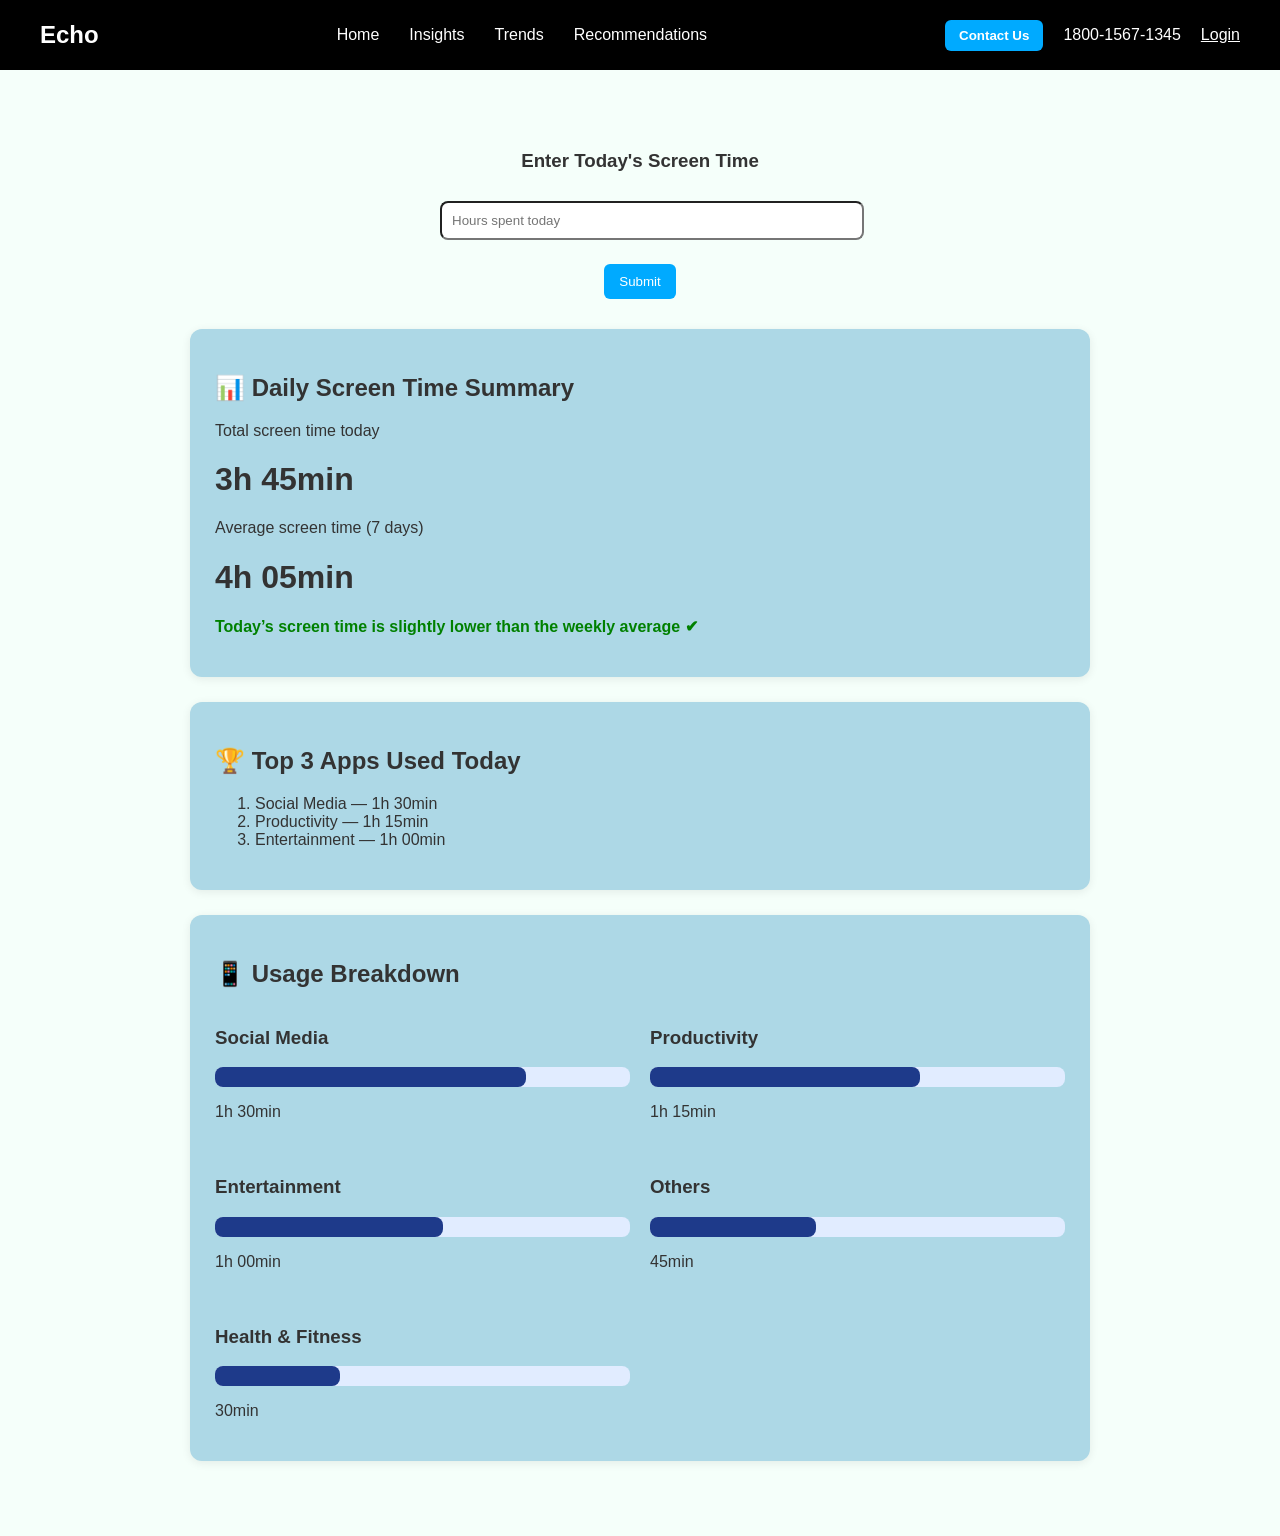
<file: insights.html>
<!DOCTYPE html>
<html lang="en">
<head>
    <meta charset="UTF-8">
    <meta name="viewport" content="width=device-width, initial-scale=1.0">
    <title>Screen Time Dashboard</title>

    <link rel="stylesheet" href="insights.css">
   
<body>

    
    <div id="header">
    
    <div id="logo">Echo</div>

  
    <div class="nav-links">
      <a href="index.html">Home</a>
      <a href="insights.html">Insights</a>
      <a href="trends.html">Trends</a>
      <a href="recommendation.html">Recommendations</a>
    </div>

   
    <div id="contact">
      <button id="contact-button">Contact Us</button>
      <p>1800-1567-1345</p>
      <div class="login"><a href="login.html">Login</a></div>
    </div>
       
  </div>
    <div class="container">

        <div class="input-box" style="margin: 30px auto; width: 400px; text-align: center;">
            <h3>Enter Today's Screen Time</h3>
            <input 
                id="screenTime" 
                type="number" 
                placeholder="Hours spent today"
                oninput="validateInput()"
                style="width: 100%; padding: 10px; margin-top: 10px; border-radius: 8px;"
            >
            <p id="error" style="color: red; font-size: 14px; margin-top: 5px;"></p>
             <button 
                onclick="updateScreenTime()" 
                style="margin-top: 10px; padding: 10px 15px; border-radius: 6px; background:#00aaff; color:white; border:none; cursor:pointer;">
                Submit
            </button>

        </div>
           


        <div class="card">
            <h2>📊 Daily Screen Time Summary</h2>
            <p>Total screen time today</p>
            <h1>3h 45min</h1>

            <p>Average screen time (7 days)</p>
            <h1>4h 05min</h1>

            <p style="color: #008000; font-weight: bold;">
                Today’s screen time is slightly lower than the weekly average ✔
            </p>
        </div>

        
        <div class="card">
            <h2>🏆 Top 3 Apps Used Today</h2>
            <ol>
                <li>Social Media — 1h 30min</li>
                <li>Productivity — 1h 15min</li>
                <li>Entertainment — 1h 00min</li>
            </ol>
        </div>

       
        <div class="card">
            <h2>📱 Usage Breakdown</h2>

            <div class="grid">

                <div>
                    <h3>Social Media</h3>
                    <div class="bar-container">
                        <div class="bar" style="width: 75%;"></div>
                    </div>
                    <p>1h 30min</p>
                </div>

                <div>
                    <h3>Productivity</h3>
                    <div class="bar-container">
                        <div class="bar" style="width: 65%;"></div>
                    </div>
                    <p>1h 15min</p>
                </div>

                <div>
                    <h3>Entertainment</h3>
                    <div class="bar-container">
                        <div class="bar" style="width: 55%;"></div>
                    </div>
                    <p>1h 00min</p>
                </div>

                <div>
                    <h3>Others</h3>
                    <div class="bar-container">
                        <div class="bar" style="width: 40%;"></div>
                    </div>
                    <p>45min</p>
                </div>

                <div>
                    <h3>Health & Fitness</h3>
                    <div class="bar-container">
                        <div class="bar" style="width: 30%;"></div>
                    </div>
                    <p>30min</p>
                </div>

            </div>

        </div>

    </div>
    <script src="insights.js"></script>

</body>
</html>
</file>
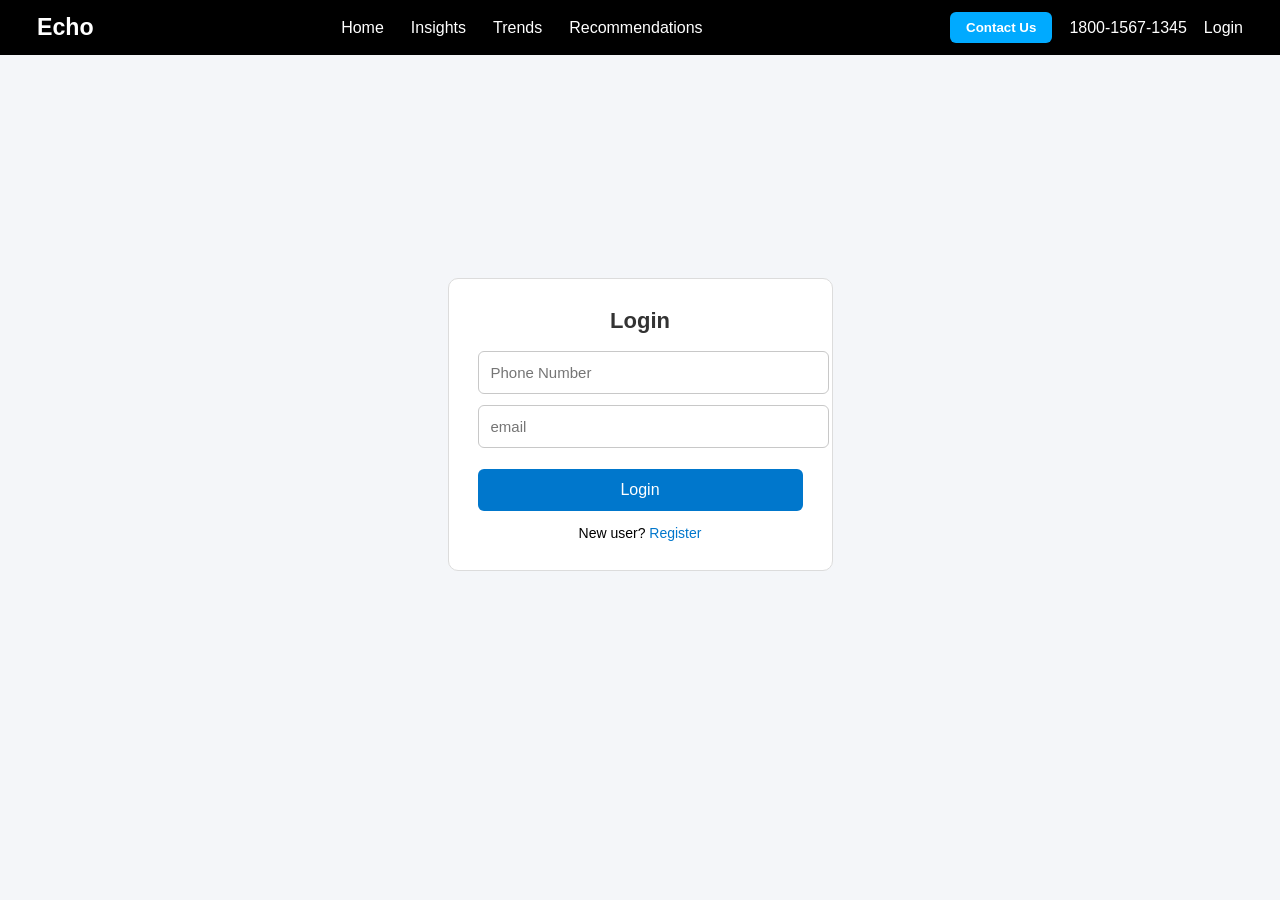
<file: login.html>
<!DOCTYPE html>
<html lang="en">
<head>
    <meta charset="UTF-8">
    <meta name="viewport" content="width=device-width, initial-scale=1">
    <title>Echo Login</title>
    <link rel="stylesheet" href="login.css">
</head>

<body>

    <div id="header">
        <div id="logo">Echo</div>

        <div class="nav-links">
            <a href="index.html">Home</a>
            <a href="insights.html">Insights</a>
            <a href="trends.html">Trends</a>
            <a href="recommendation.html">Recommendations</a>
        </div>

        <div id="contact">
            <button id="contact-button">Contact Us</button>
            <p style="margin:0;">1800-1567-1345</p>
            <div class="login"><a href="login.html">Login</a></div>
        </div>
    </div>

    <div class="container">
        <div class="box-login">
            <h2>Login</h2>
            <input type="text" placeholder="Phone Number">
            <input type="email" placeholder="email" id="email">
            <p id="warn" style="color:red; font-size:14px; display:none;"> Email must contain '@'</p>
            <button onclick="popup()">Login</button>
            <div class="smalltxt">New user? <a href="#">Register</a></div>
        </div>
    </div>
<script src="login.js"></script>
</body>
</html>
</file>
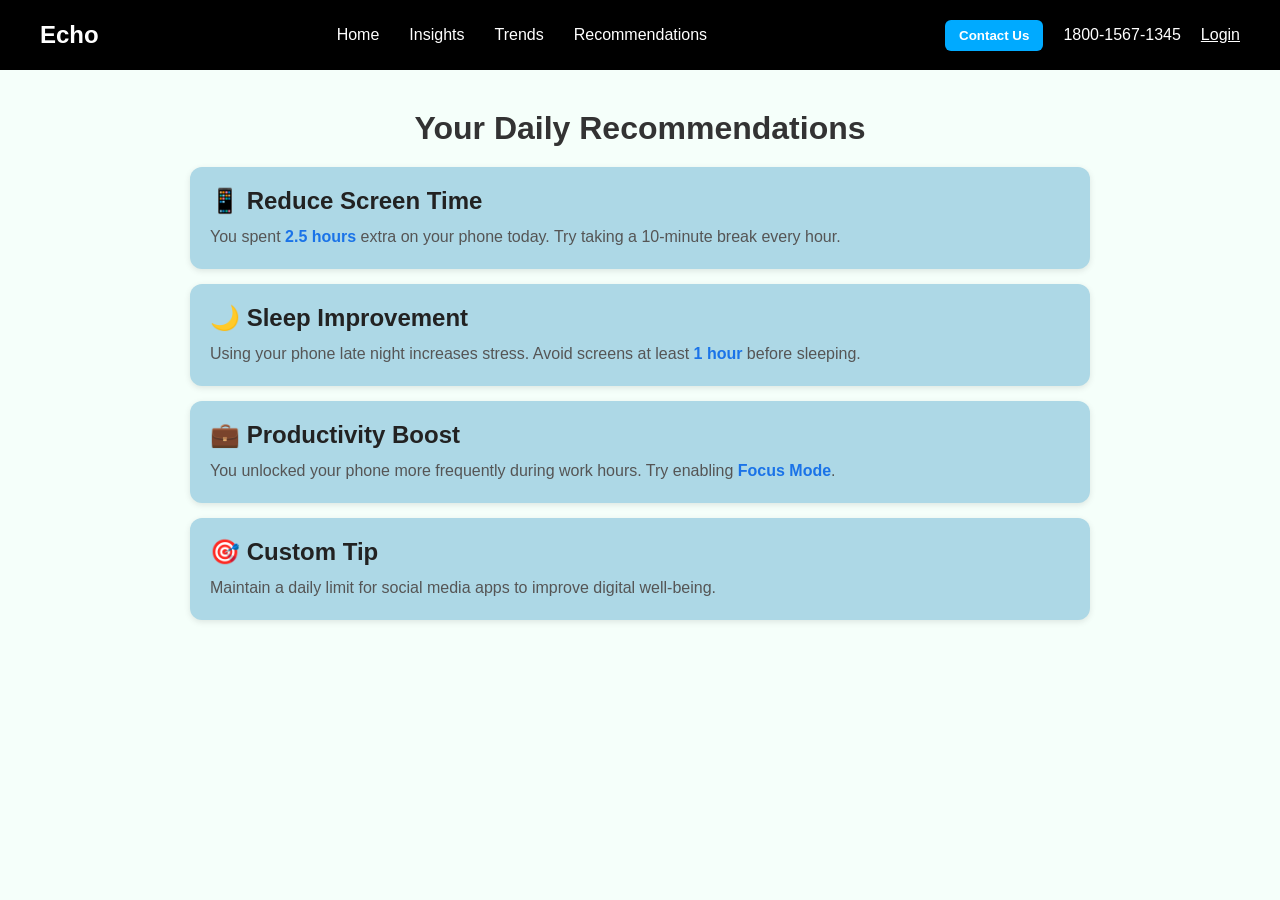
<file: recommendation.html>
<!DOCTYPE html>
<html lang="en">
<head>
<meta charset="UTF-8" />
<meta name="viewport" content="width=device-width, initial-scale=1.0" />
<title>Echo Recommendations</title>
<link rel="stylesheet" href="recommendation.css" />
</head>
<body>
  <div id="header">
    
    <div id="logo">Echo</div>

  
    <div class="nav-links">
      <a href="index.html">Home</a>
      <a href="insights.html">Insights</a>
      <a href="trends.html">Trends</a>
      <a href="recommendation.html">Recommendations</a>
    </div>

   
    <div id="contact">
      <button id="contact-button">Contact Us</button>
      <p>1800-1567-1345</p>
      <div class="login"><a href="login.html">Login</a></div>
    </div>
       
  </div>
  <div class="container">
    <h1>Your Daily Recommendations</h1>

    <div class="card">
      <h2>📱 Reduce Screen Time</h2>
      <p>You spent <span class="highlight">2.5 hours</span> extra on your phone today. Try taking a 10-minute break every hour.</p>
    </div>

    <div class="card">
      <h2>🌙 Sleep Improvement</h2>
      <p>Using your phone late night increases stress. Avoid screens at least <span class="highlight">1 hour</span> before sleeping.</p>
    </div>

    <div class="card">
      <h2>💼 Productivity Boost</h2>
      <p>You unlocked your phone more frequently during work hours. Try enabling <span class="highlight">Focus Mode</span>.</p>
    </div>

    <div class="card">
      <h2>🎯 Custom Tip</h2>
      <p>Maintain a daily limit for social media apps to improve digital well-being.</p>
    </div>
  </div>
</body>
</html>
</file>
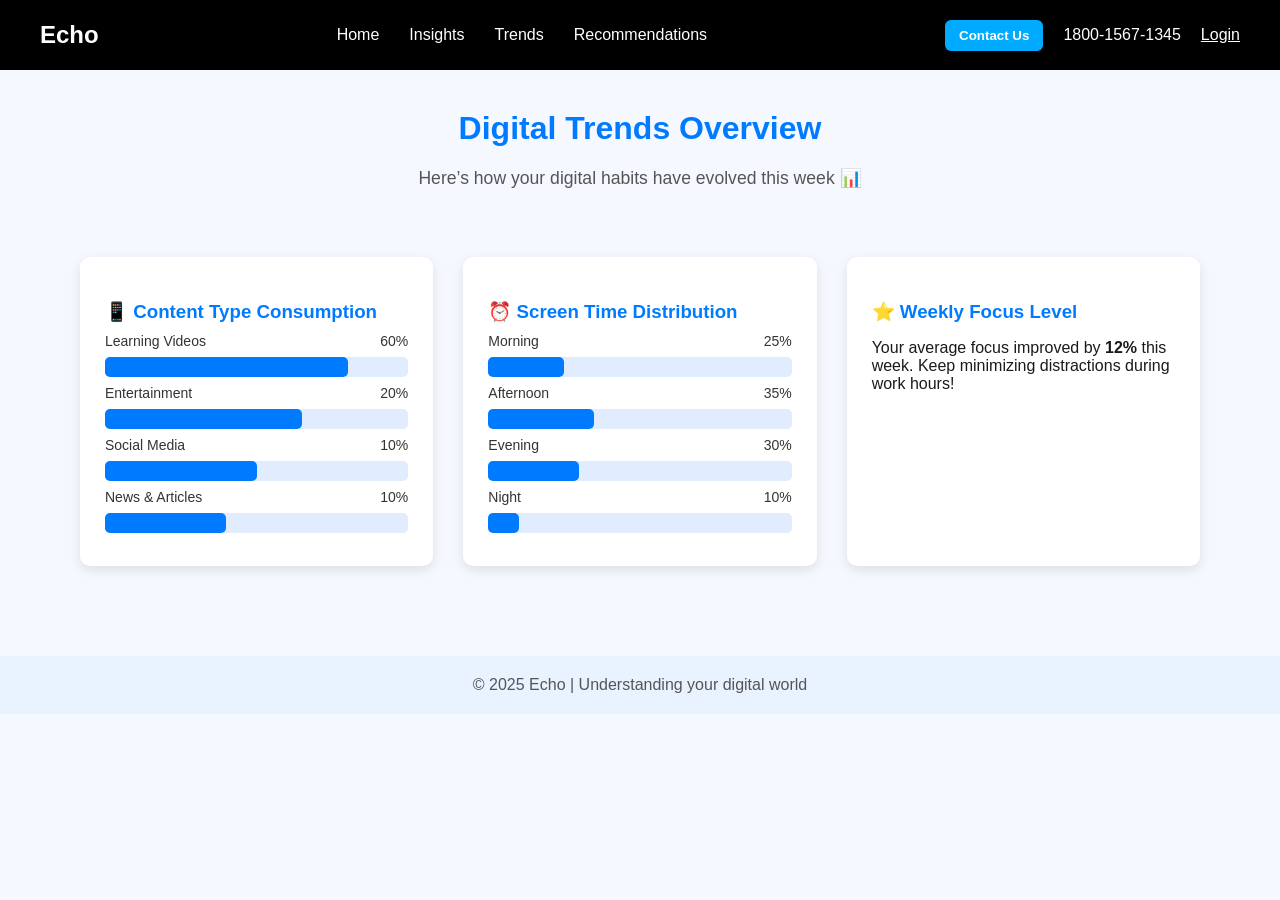
<file: trends.html>
<!DOCTYPE html>
<html lang="en">
<head>
  <meta charset="UTF-8">
  <meta name="viewport" content="width=device-width, initial-scale=1.0">
  <title>Echo | Trends</title>
  <link rel="stylesheet" href="trends.css">
</head>
<body>
  
  <div id="header">
    
    <div id="logo">Echo</div>

  
    <div class="nav-links">
      <a href="index.html">Home</a>
      <a href="insights.html">Insights</a>
      <a href="trends.html">Trends</a>
      <a href="recommendation.html">Recommendations</a>
    </div>

   
    <div id="contact">
      <button id="contact-button">Contact Us</button>
      <p>1800-1567-1345</p>
      <div class="login"><a href="login.html">Login</a></div>
    </div>
       
  </div>


  <div class="header">
    <h1>Digital Trends Overview</h1>
    <p>Here’s how your digital habits have evolved this week 📊</p>
  </div>

  
  <section class="trends">

   
    <div class="card">
      <h3>📱 Content Type Consumption</h3>
      <div class="label"><span>Learning Videos</span><span>60%</span></div>
      <div class="bar"><div class="bar-fill" style="width:80%"></div></div>

      <div class="label"><span>Entertainment</span><span>20%</span></div>
      <div class="bar"><div class="bar-fill" style="width:65%"></div></div>

      <div class="label"><span>Social Media</span><span>10%</span></div>
      <div class="bar"><div class="bar-fill" style="width:50%"></div></div>

      <div class="label"><span>News & Articles</span><span>10%</span></div>
      <div class="bar"><div class="bar-fill" style="width:40%"></div></div>
    </div>

    <div class="card">
      <h3>⏰ Screen Time Distribution</h3>
      <div class="label"><span>Morning</span><span>25%</span></div>
      <div class="bar"><div class="bar-fill" style="width:25%"></div></div>

      <div class="label"><span>Afternoon</span><span>35%</span></div>
      <div class="bar"><div class="bar-fill" style="width:35%"></div></div>

      <div class="label"><span>Evening</span><span>30%</span></div>
      <div class="bar"><div class="bar-fill" style="width:30%"></div></div>

      <div class="label"><span>Night</span><span>10%</span></div>
      <div class="bar"><div class="bar-fill" style="width:10%"></div></div>
    </div>

    
    <div class="card">
      <h3>⭐ Weekly Focus Level</h3>
      <p>Your average focus improved by <strong>12%</strong> this week. Keep minimizing distractions during work hours!</p>
    </div>

  </section>


  <footer>
    © 2025 Echo | Understanding your digital world
  </footer>

</body>
</html>
</file>
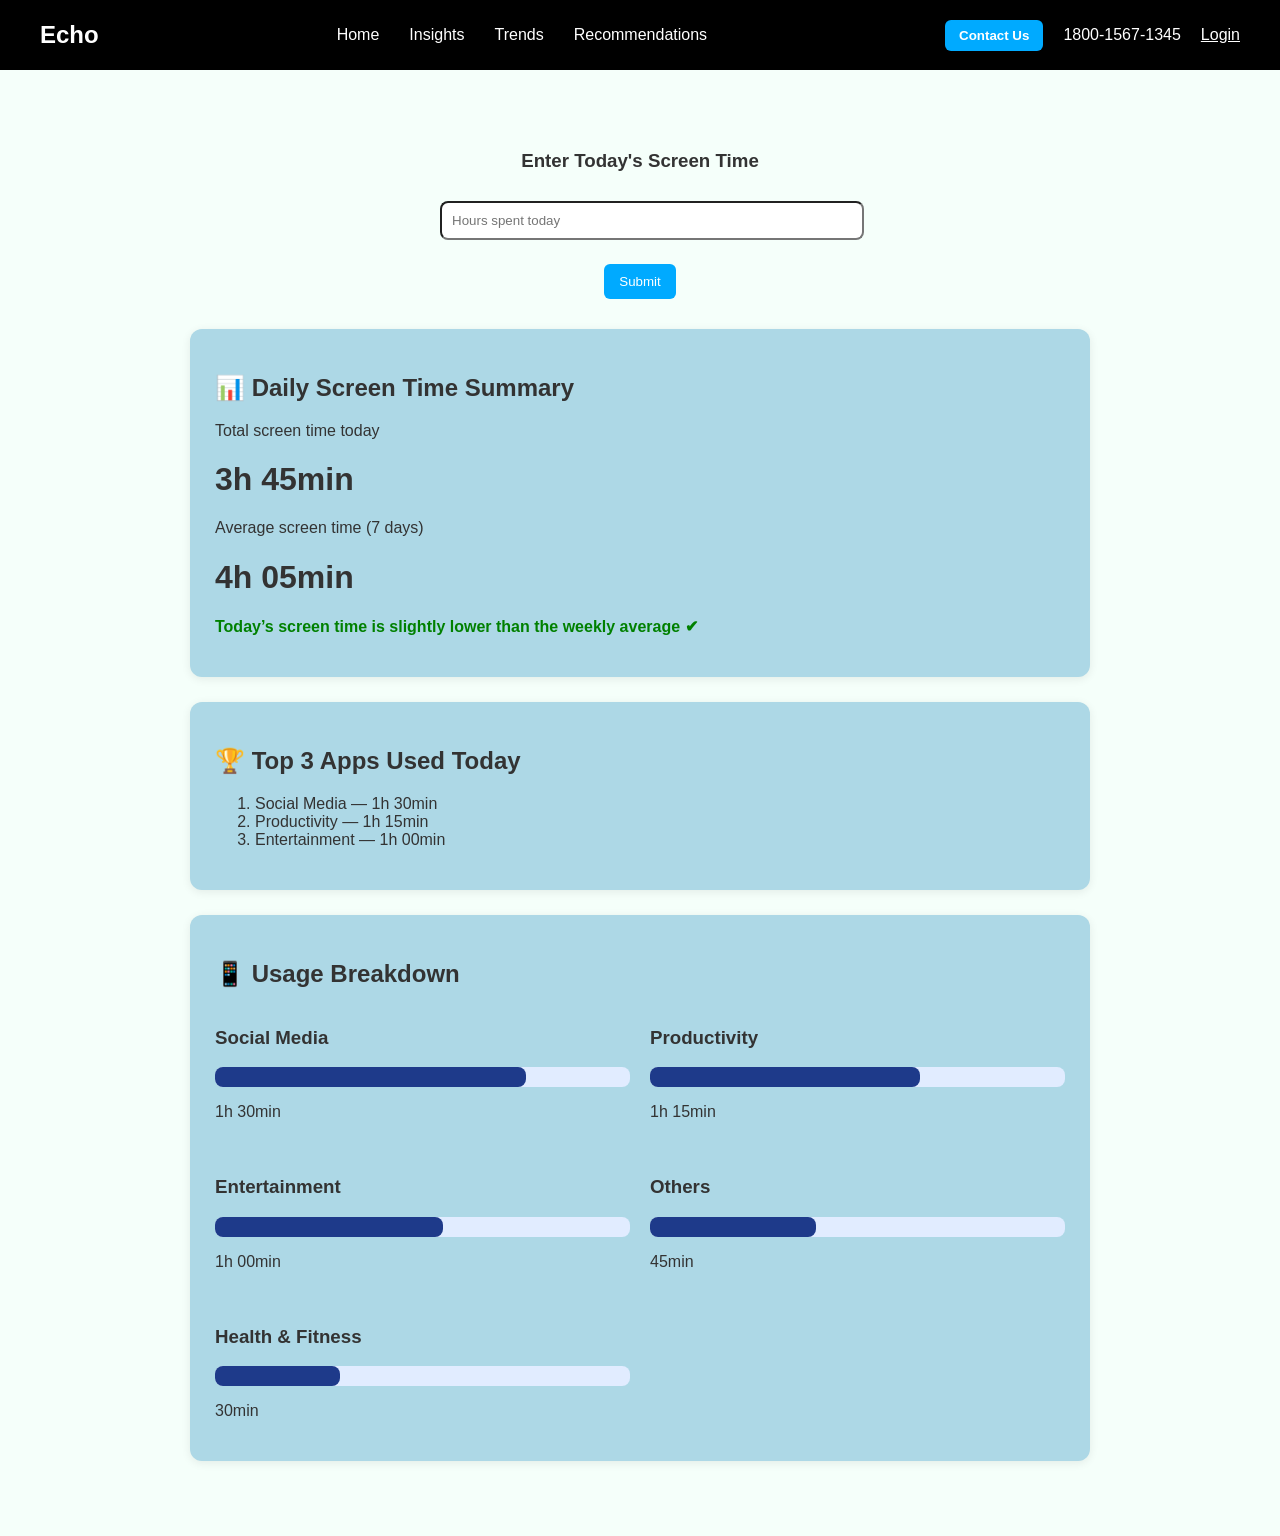
<file: html/insights.html>
<!DOCTYPE html>
<html lang="en">
<head>
    <meta charset="UTF-8">
    <meta name="viewport" content="width=device-width, initial-scale=1.0">
    <title>Screen Time Dashboard</title>

    <link rel="stylesheet" href="../css/insights.css">
   
<body>

    
    <div id="header">
    
    <div id="logo">Echo</div>

  
    <div class="nav-links">
      <a href="index.html">Home</a>
      <a href="insights.html">Insights</a>
      <a href="trends.html">Trends</a>
      <a href="recommendation.html">Recommendations</a>
    </div>

   
    <div id="contact">
      <button id="contact-button">Contact Us</button>
      <p>1800-1567-1345</p>
      <div class="login"><a href="login.html">Login</a></div>
    </div>
       
  </div>
    <div class="container">

        <div class="input-box" style="margin: 30px auto; width: 400px; text-align: center;">
            <h3>Enter Today's Screen Time</h3>
            <input 
                id="screenTime" 
                type="number" 
                placeholder="Hours spent today"
                oninput="validateInput()"
                style="width: 100%; padding: 10px; margin-top: 10px; border-radius: 8px;"
            >
            <p id="error" style="color: red; font-size: 14px; margin-top: 5px;"></p>
             <button 
                onclick="updateScreenTime()" 
                style="margin-top: 10px; padding: 10px 15px; border-radius: 6px; background:#00aaff; color:white; border:none; cursor:pointer;">
                Submit
            </button>

        </div>
           


        <div class="card">
            <h2>📊 Daily Screen Time Summary</h2>
            <p>Total screen time today</p>
            <h1>3h 45min</h1>

            <p>Average screen time (7 days)</p>
            <h1>4h 05min</h1>

            <p style="color: #008000; font-weight: bold;">
                Today’s screen time is slightly lower than the weekly average ✔
            </p>
        </div>

        
        <div class="card">
            <h2>🏆 Top 3 Apps Used Today</h2>
            <ol>
                <li>Social Media — 1h 30min</li>
                <li>Productivity — 1h 15min</li>
                <li>Entertainment — 1h 00min</li>
            </ol>
        </div>

       
        <div class="card">
            <h2>📱 Usage Breakdown</h2>

            <div class="grid">

                <div>
                    <h3>Social Media</h3>
                    <div class="bar-container">
                        <div class="bar" style="width: 75%;"></div>
                    </div>
                    <p>1h 30min</p>
                </div>

                <div>
                    <h3>Productivity</h3>
                    <div class="bar-container">
                        <div class="bar" style="width: 65%;"></div>
                    </div>
                    <p>1h 15min</p>
                </div>

                <div>
                    <h3>Entertainment</h3>
                    <div class="bar-container">
                        <div class="bar" style="width: 55%;"></div>
                    </div>
                    <p>1h 00min</p>
                </div>

                <div>
                    <h3>Others</h3>
                    <div class="bar-container">
                        <div class="bar" style="width: 40%;"></div>
                    </div>
                    <p>45min</p>
                </div>

                <div>
                    <h3>Health & Fitness</h3>
                    <div class="bar-container">
                        <div class="bar" style="width: 30%;"></div>
                    </div>
                    <p>30min</p>
                </div>

            </div>

        </div>

    </div>
    <script src="../js/insights.js"></script>

</body>
</html>
</file>
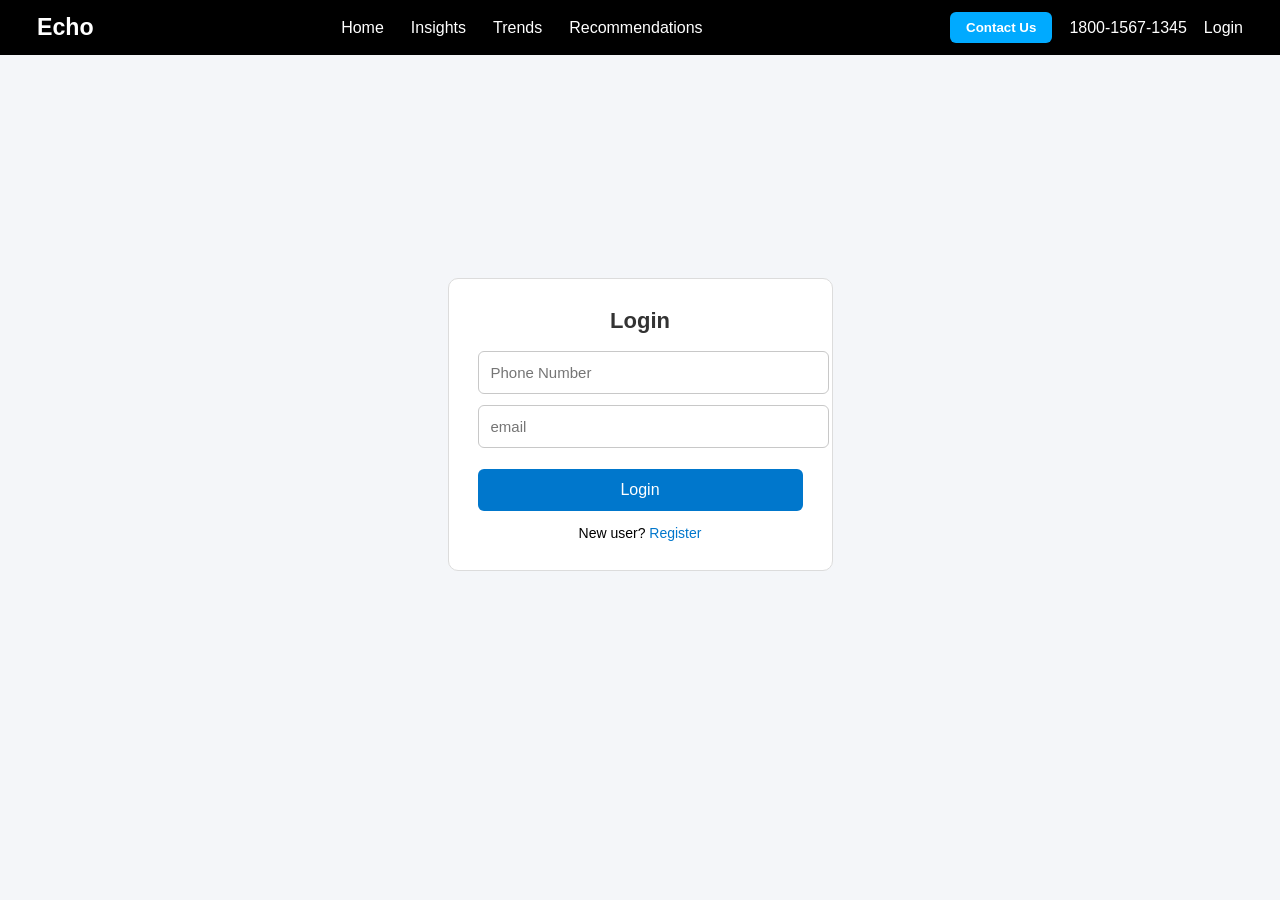
<file: html/login.html>
<!DOCTYPE html>
<html lang="en">
<head>
    <meta charset="UTF-8">
    <meta name="viewport" content="width=device-width, initial-scale=1">
    <title>Echo Login</title>
    <link rel="stylesheet" href="../css/login.css">
</head>

<body>

    <div id="header">
        <div id="logo">Echo</div>

        <div class="nav-links">
            <a href="index.html">Home</a>
            <a href="insights.html">Insights</a>
            <a href="trends.html">Trends</a>
            <a href="recommendation.html">Recommendations</a>
        </div>

        <div id="contact">
            <button id="contact-button">Contact Us</button>
            <p style="margin:0;">1800-1567-1345</p>
            <div class="login"><a href="login.html">Login</a></div>
        </div>
    </div>

    <div class="container">
        <div class="box-login">
            <h2>Login</h2>
            <input type="text" placeholder="Phone Number">
            <input type="email" placeholder="email" id="email">
            <p id="warn" style="color:red; font-size:14px; display:none;"> Email must contain '@'</p>
            <button onclick="popup()">Login</button>
            <div class="smalltxt">New user? <a href="#">Register</a></div>
        </div>
    </div>
<script src="../js/login.js"></script>
</body>
</html>
</file>
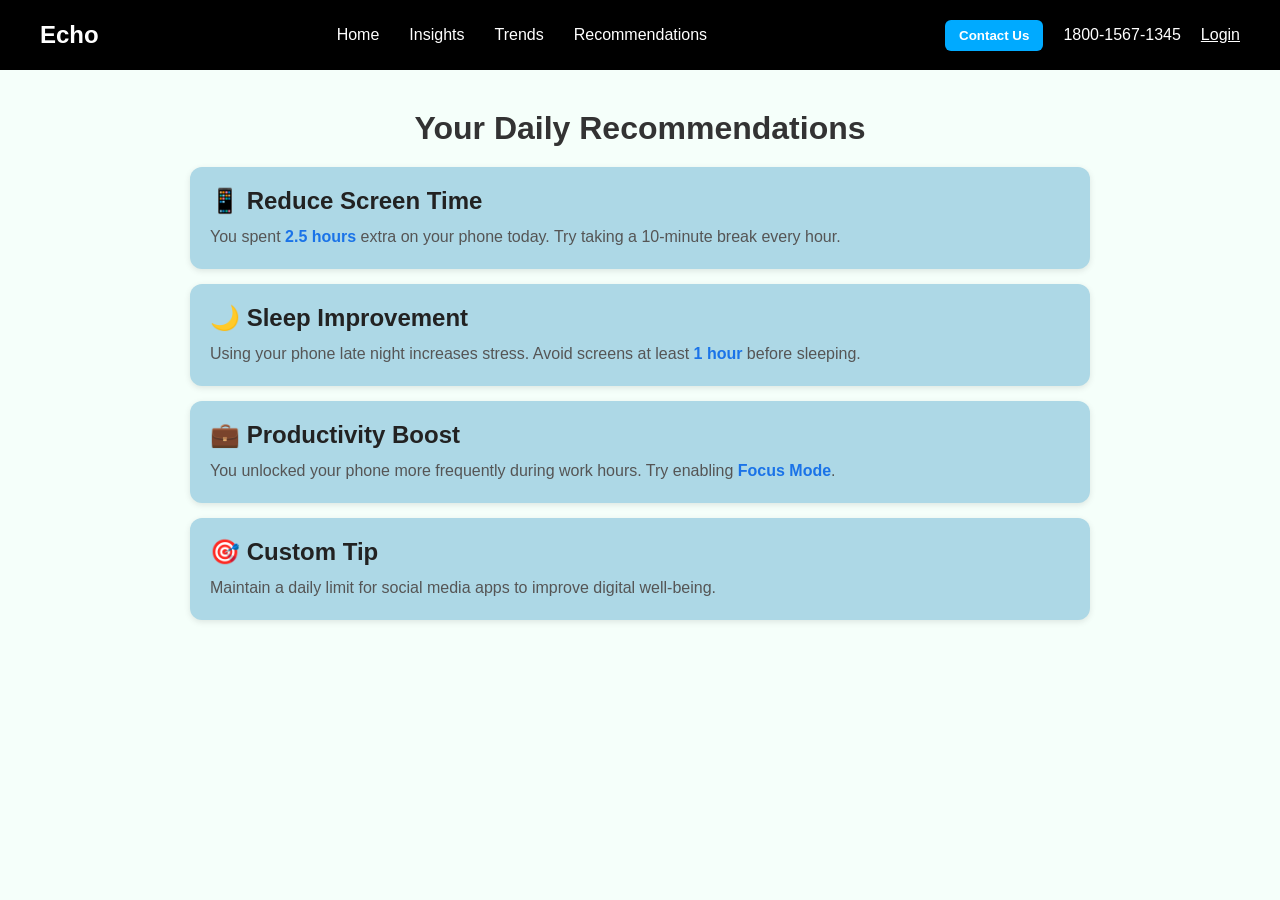
<file: html/recommendation.html>
<!DOCTYPE html>
<html lang="en">
<head>
<meta charset="UTF-8" />
<meta name="viewport" content="width=device-width, initial-scale=1.0" />
<title>Echo Recommendations</title>
<link rel="stylesheet" href="../css/recommendation.css" />
</head>
<body>
  <div id="header">
    
    <div id="logo">Echo</div>

  
    <div class="nav-links">
      <a href="index.html">Home</a>
      <a href="insights.html">Insights</a>
      <a href="trends.html">Trends</a>
      <a href="recommendation.html">Recommendations</a>
    </div>

   
    <div id="contact">
      <button id="contact-button">Contact Us</button>
      <p>1800-1567-1345</p>
      <div class="login"><a href="login.html">Login</a></div>
    </div>
       
  </div>
  <div class="container">
    <h1>Your Daily Recommendations</h1>

    <div class="card">
      <h2>📱 Reduce Screen Time</h2>
      <p>You spent <span class="highlight">2.5 hours</span> extra on your phone today. Try taking a 10-minute break every hour.</p>
    </div>

    <div class="card">
      <h2>🌙 Sleep Improvement</h2>
      <p>Using your phone late night increases stress. Avoid screens at least <span class="highlight">1 hour</span> before sleeping.</p>
    </div>

    <div class="card">
      <h2>💼 Productivity Boost</h2>
      <p>You unlocked your phone more frequently during work hours. Try enabling <span class="highlight">Focus Mode</span>.</p>
    </div>

    <div class="card">
      <h2>🎯 Custom Tip</h2>
      <p>Maintain a daily limit for social media apps to improve digital well-being.</p>
    </div>
  </div>
</body>
</html>
</file>
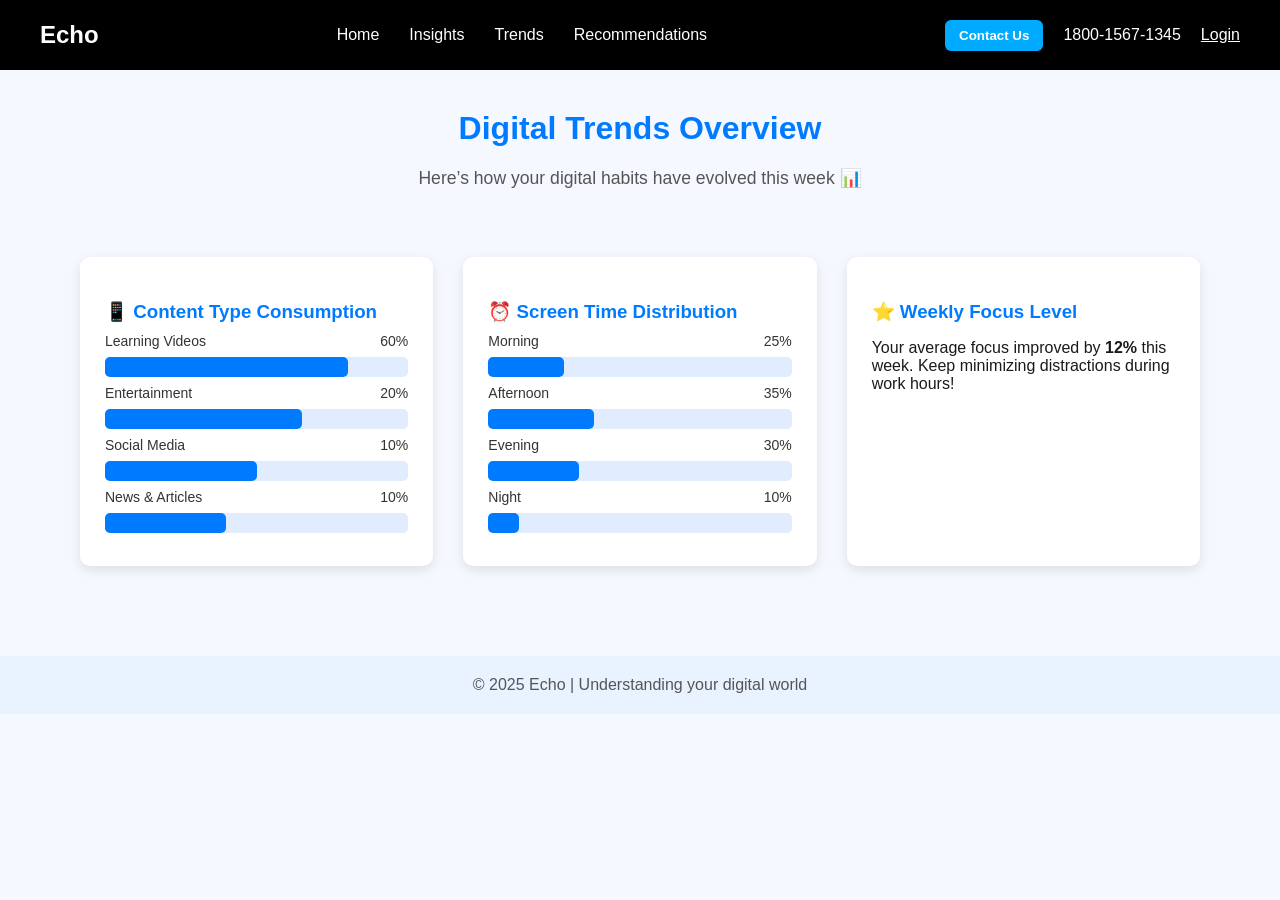
<file: html/trends.html>
<!DOCTYPE html>
<html lang="en">
<head>
  <meta charset="UTF-8">
  <meta name="viewport" content="width=device-width, initial-scale=1.0">
  <title>Echo | Trends</title>
  <link rel="stylesheet" href="../css/trends.css">
</head>
<body>
  
  <div id="header">
    
    <div id="logo">Echo</div>

  
    <div class="nav-links">
      <a href="index.html">Home</a>
      <a href="insights.html">Insights</a>
      <a href="trends.html">Trends</a>
      <a href="recommendation.html">Recommendations</a>
    </div>

   
    <div id="contact">
      <button id="contact-button">Contact Us</button>
      <p>1800-1567-1345</p>
      <div class="login"><a href="login.html">Login</a></div>
    </div>
       
  </div>


  <div class="header">
    <h1>Digital Trends Overview</h1>
    <p>Here’s how your digital habits have evolved this week 📊</p>
  </div>

  
  <section class="trends">

   
    <div class="card">
      <h3>📱 Content Type Consumption</h3>
      <div class="label"><span>Learning Videos</span><span>60%</span></div>
      <div class="bar"><div class="bar-fill" style="width:80%"></div></div>

      <div class="label"><span>Entertainment</span><span>20%</span></div>
      <div class="bar"><div class="bar-fill" style="width:65%"></div></div>

      <div class="label"><span>Social Media</span><span>10%</span></div>
      <div class="bar"><div class="bar-fill" style="width:50%"></div></div>

      <div class="label"><span>News & Articles</span><span>10%</span></div>
      <div class="bar"><div class="bar-fill" style="width:40%"></div></div>
    </div>

    <div class="card">
      <h3>⏰ Screen Time Distribution</h3>
      <div class="label"><span>Morning</span><span>25%</span></div>
      <div class="bar"><div class="bar-fill" style="width:25%"></div></div>

      <div class="label"><span>Afternoon</span><span>35%</span></div>
      <div class="bar"><div class="bar-fill" style="width:35%"></div></div>

      <div class="label"><span>Evening</span><span>30%</span></div>
      <div class="bar"><div class="bar-fill" style="width:30%"></div></div>

      <div class="label"><span>Night</span><span>10%</span></div>
      <div class="bar"><div class="bar-fill" style="width:10%"></div></div>
    </div>

    
    <div class="card">
      <h3>⭐ Weekly Focus Level</h3>
      <p>Your average focus improved by <strong>12%</strong> this week. Keep minimizing distractions during work hours!</p>
    </div>

  </section>


  <footer>
    © 2025 Echo | Understanding your digital world
  </footer>

</body>
</html>
</file>
<file: insights.css>
body {
    margin: 0;
    padding: 0;
    font-family: Arial, sans-serif;
    background-color: mintcream;
    color: #333;
    }

        
    #header{
      display: flex;
      align-items: center;
      justify-content: space-between;
      background-color: #000; 
      color: white;
      padding: 10px 40px;
    }

    #logo{
      font-size: 1.5em;
      font-weight: bold;
    }

    
    .nav-links {
      display: flex;
      gap: 30px;
    }

    .nav-links a {
      text-decoration: none;
      color: white;
      font-weight: 500;
      transition: color 0.3s;
    }

    .nav-links a:hover {
      color: #00aaff; 
    }

    
    #contact {
      display: flex;
      align-items: center;
      gap: 20px;
    }

    #contact-button {
      background-color: #00aaff;
      border: none;
      color: white;
      padding: 8px 14px;
      border-radius: 6px;
      cursor: pointer;
      font-weight: 600;
    }

    #contact-button:hover {
      background-color: #0088cc;
    }

    .login a {
      margin: 0;
      cursor: pointer;
      font-weight: 500;
      color: white;
    }

    .login a:hover {
      color: #00aaff;
    }
    #contact-button a:hover{
        color: #00aaff;
    }

        
        .container {
            max-width: 900px;
            margin: 30px auto;
            padding: 20px;
        }

        
        .card {
            background: white;
            padding: 25px;
            border-radius: 12px;
            margin-bottom: 25px;
            box-shadow: 0 2px 10px rgba(0,0,0,0.08);
            background-color: lightblue;
        }

        .bar-container {
            width: 100%;
            background-color: #e1ecff;
            border-radius: 8px;
            margin: 10px 0;
        }

        .bar {
            height: 20px;
            background-color: #1e3a8a;
            border-radius: 8px;
        }

        
        .grid {
            display: grid;
            grid-template-columns: repeat(2, 1fr);
            gap: 20px;
        }

        @media (max-width: 600px) {
            .grid {
                grid-template-columns: 1fr;
            }
        }
</file>
<file: login.css>
body{
            margin:0;
            font-family:Arial, sans-serif;
            background:#f4f6f9;
        }
        #header{
            display:flex;
            justify-content:space-between;
            align-items:center;
            background:#000;
            color:#fff;
            padding:12px 37px;
        }
        #logo{
            font-size:1.45em;
            font-weight:bold;
        }
        .nav-links{
            display:flex;
            gap:27px;
        }
        .nav-links a{
            text-decoration:none;
            color:#fff;
            transition:.25s;
            font-weight:500;
        }
        .nav-links a:hover{
            color:#00aaff;
        }
        #contact{
            display:flex;
            align-items:center;
            gap:17px;
        }
        #contact-button{
            background:#00aaff;
            border:none;
            padding:8px 16px;
            border-radius:6px;
            cursor:pointer;
            color:#fff;
            font-weight:600;
        }
        #contact-button:hover{
            background:#0090d1;
        }
        .login a{
            color:#fff;
            text-decoration:none;
        }
        .login a:hover{
            color:#00aaff;
        }
        .container{
            display:flex;
            align-items:center;
            justify-content:center;
            height:82vh;
        }
        .box-login{
            background:#fff;
            border:1px solid #dcdcdc;
            width:325px;
            padding:29px;
            border-radius:10px;
        }
        .box-login h2{
            text-align:center;
            margin:0 0 17px;
            font-size:22px;
            color:#333;
        }
        .box-login input{
            width:100%;
            padding:12px;
            border-radius:6px;
            border:1px solid #c8c8c8;
            margin-bottom:11px;
            font-size:15px;
        }
        .box-login button{
            width:100%;
            padding:12px;
            border:none;
            border-radius:6px;
            background:#0077cc;
            color:#fff;
            font-size:16px;
            cursor:pointer;
            margin-top:10px;
        }
        .box-login button:hover{
            background:#0060a8;
        }
        .smalltxt{
            text-align:center;
            margin-top:14px;
            font-size:14px;
        }
        .smalltxt a{
            text-decoration:none;
            color:#0077cc;
        }
</file>
<file: recommendation.css>
#header {
      display: flex;
      align-items: center;
      justify-content: space-between;
      background-color: #000; 
      color: white;
      padding: 10px 40px;
    }

    #logo{
      font-size: 1.5em;
      font-weight: bold;
    }

    
    .nav-links {
      display: flex;
      gap: 30px;
    }

    .nav-links a {
      text-decoration: none;
      color: white;
      font-weight: 500;
      transition: color 0.3s;
    }

    .nav-links a:hover {
      color: #00aaff; 
    }

    
    #contact {
      display: flex;
      align-items: center;
      gap: 20px;
    }

    #contact-button {
      background-color: #00aaff;
      border: none;
      color: white;
      padding: 8px 14px;
      border-radius: 6px;
      cursor: pointer;
      font-weight: 600;
    }

    #contact-button:hover {
      background-color: #0088cc;
    }

    .login a {
      margin: 0;
      cursor: pointer;
      font-weight: 500;
      color: white;
    }

    .login a:hover {
      color: #00aaff;
    }
    #contact-button a:hover{
        color: #00aaff;
    }
  
  body {
    margin: 0;
    padding: 0;
    font-family: Arial, sans-serif;
    background-color: mintcream;
  }

  .container {
    width: 90%;
    max-width: 900px;
    margin: 40px auto;
  }

  h1 {
    text-align: center;
    margin-bottom: 20px;
    color: #333;
  }

  .card {
    background: white;
    padding: 20px;
    margin: 15px 0;
    border-radius: 12px;
    box-shadow: 0 2px 6px rgba(0,0,0,0.1);
    background-color: lightblue;
  }

  .card h2 {
    margin: 0 0 10px;
    color: #222;
  }

  .card p {
    margin: 0;
    color: #555;
    line-height: 1.5;
  }

  .highlight {
    font-weight: bold;
    color: #1a73e8;
  }
</file>
<file: trends.css>
body {
      margin: 0;
      font-family: 'Segoe UI', sans-serif;
      background-color: #f5f9ff;
      color: #1a1a1a;
    }

    
    #header {
      display: flex;
      align-items: center;
      justify-content: space-between;
      background-color: #000; 
      color: white;
      padding: 10px 40px;
    }

    #logo{
      font-size: 1.5em;
      font-weight: bold;
    }

    
    .nav-links {
      display: flex;
      gap: 30px;
    }

    .nav-links a {
      text-decoration: none;
      color: white;
      font-weight: 500;
      transition: color 0.3s;
    }

    .nav-links a:hover {
      color: #00aaff; 
    }

    
    #contact {
      display: flex;
      align-items: center;
      gap: 20px;
    }

    #contact-button {
      background-color: #00aaff;
      border: none;
      color: white;
      padding: 8px 14px;
      border-radius: 6px;
      cursor: pointer;
      font-weight: 600;
    }

    #contact-button:hover {
      background-color: #0088cc;
    }

    .login a {
      margin: 0;
      cursor: pointer;
      font-weight: 500;
      color: white;
    }

    .login a:hover {
      color: #00aaff;
    }
    #contact-button a:hover{
        color: #00aaff;
    }
   
    .header {
      text-align: center;
      margin-top: 40px;
    }

    .header h1 {
      color: #007bff;
      font-size: 2em;
    }

    .header p {
      color: #555;
      font-size: 1.1em;
    }

    
    .trends {
      display: grid;
      grid-template-columns: repeat(auto-fit, minmax(280px, 1fr));
      gap: 30px;
      padding: 50px 80px;
    }

    .card {
      background-color: white;
      border-radius: 10px;
      box-shadow: 0 4px 12px rgba(0,0,0,0.1);
      padding: 25px;
      transition: transform 0.3s;
    }

    .card:hover {
      transform: translateY(-5px);
    }

    .card h3 {
      color: #007bff;
      margin-bottom: 10px;
    }

    
    .bar {
      background-color: #e1ecff;
      border-radius: 5px;
      height: 20px;
      margin: 8px 0;
      position: relative;
    }

    .bar-fill {
      height: 100%;
      border-radius: 5px;
      background-color: #007bff;
    }

    .label {
      display: flex;
      justify-content: space-between;
      font-size: 14px;
      color: #333;
    }

    footer {
      text-align: center;
      padding: 20px;
      background-color: #e9f2ff;
      color: #555;
      margin-top: 40px;
    }
</file>
<file: css/insights.css>
body {
    margin: 0;
    padding: 0;
    font-family: Arial, sans-serif;
    background-color: mintcream;
    color: #333;
    }

        
    #header{
      display: flex;
      align-items: center;
      justify-content: space-between;
      background-color: #000; 
      color: white;
      padding: 10px 40px;
    }

    #logo{
      font-size: 1.5em;
      font-weight: bold;
    }

    
    .nav-links {
      display: flex;
      gap: 30px;
    }

    .nav-links a {
      text-decoration: none;
      color: white;
      font-weight: 500;
      transition: color 0.3s;
    }

    .nav-links a:hover {
      color: #00aaff; 
    }

    
    #contact {
      display: flex;
      align-items: center;
      gap: 20px;
    }

    #contact-button {
      background-color: #00aaff;
      border: none;
      color: white;
      padding: 8px 14px;
      border-radius: 6px;
      cursor: pointer;
      font-weight: 600;
    }

    #contact-button:hover {
      background-color: #0088cc;
    }

    .login a {
      margin: 0;
      cursor: pointer;
      font-weight: 500;
      color: white;
    }

    .login a:hover {
      color: #00aaff;
    }
    #contact-button a:hover{
        color: #00aaff;
    }

        
        .container {
            max-width: 900px;
            margin: 30px auto;
            padding: 20px;
        }

        
        .card {
            background: white;
            padding: 25px;
            border-radius: 12px;
            margin-bottom: 25px;
            box-shadow: 0 2px 10px rgba(0,0,0,0.08);
            background-color: lightblue;
        }

        .bar-container {
            width: 100%;
            background-color: #e1ecff;
            border-radius: 8px;
            margin: 10px 0;
        }

        .bar {
            height: 20px;
            background-color: #1e3a8a;
            border-radius: 8px;
        }

        
        .grid {
            display: grid;
            grid-template-columns: repeat(2, 1fr);
            gap: 20px;
        }

        @media (max-width: 600px) {
            .grid {
                grid-template-columns: 1fr;
            }
        }
</file>
<file: css/login.css>
body{
            margin:0;
            font-family:Arial, sans-serif;
            background:#f4f6f9;
        }
        #header{
            display:flex;
            justify-content:space-between;
            align-items:center;
            background:#000;
            color:#fff;
            padding:12px 37px;
        }
        #logo{
            font-size:1.45em;
            font-weight:bold;
        }
        .nav-links{
            display:flex;
            gap:27px;
        }
        .nav-links a{
            text-decoration:none;
            color:#fff;
            transition:.25s;
            font-weight:500;
        }
        .nav-links a:hover{
            color:#00aaff;
        }
        #contact{
            display:flex;
            align-items:center;
            gap:17px;
        }
        #contact-button{
            background:#00aaff;
            border:none;
            padding:8px 16px;
            border-radius:6px;
            cursor:pointer;
            color:#fff;
            font-weight:600;
        }
        #contact-button:hover{
            background:#0090d1;
        }
        .login a{
            color:#fff;
            text-decoration:none;
        }
        .login a:hover{
            color:#00aaff;
        }
        .container{
            display:flex;
            align-items:center;
            justify-content:center;
            height:82vh;
        }
        .box-login{
            background:#fff;
            border:1px solid #dcdcdc;
            width:325px;
            padding:29px;
            border-radius:10px;
        }
        .box-login h2{
            text-align:center;
            margin:0 0 17px;
            font-size:22px;
            color:#333;
        }
        .box-login input{
            width:100%;
            padding:12px;
            border-radius:6px;
            border:1px solid #c8c8c8;
            margin-bottom:11px;
            font-size:15px;
        }
        .box-login button{
            width:100%;
            padding:12px;
            border:none;
            border-radius:6px;
            background:#0077cc;
            color:#fff;
            font-size:16px;
            cursor:pointer;
            margin-top:10px;
        }
        .box-login button:hover{
            background:#0060a8;
        }
        .smalltxt{
            text-align:center;
            margin-top:14px;
            font-size:14px;
        }
        .smalltxt a{
            text-decoration:none;
            color:#0077cc;
        }
</file>
<file: css/recommendation.css>
#header {
      display: flex;
      align-items: center;
      justify-content: space-between;
      background-color: #000; 
      color: white;
      padding: 10px 40px;
    }

    #logo{
      font-size: 1.5em;
      font-weight: bold;
    }

    
    .nav-links {
      display: flex;
      gap: 30px;
    }

    .nav-links a {
      text-decoration: none;
      color: white;
      font-weight: 500;
      transition: color 0.3s;
    }

    .nav-links a:hover {
      color: #00aaff; 
    }

    
    #contact {
      display: flex;
      align-items: center;
      gap: 20px;
    }

    #contact-button {
      background-color: #00aaff;
      border: none;
      color: white;
      padding: 8px 14px;
      border-radius: 6px;
      cursor: pointer;
      font-weight: 600;
    }

    #contact-button:hover {
      background-color: #0088cc;
    }

    .login a {
      margin: 0;
      cursor: pointer;
      font-weight: 500;
      color: white;
    }

    .login a:hover {
      color: #00aaff;
    }
    #contact-button a:hover{
        color: #00aaff;
    }
  
  body {
    margin: 0;
    padding: 0;
    font-family: Arial, sans-serif;
    background-color: mintcream;
  }

  .container {
    width: 90%;
    max-width: 900px;
    margin: 40px auto;
  }

  h1 {
    text-align: center;
    margin-bottom: 20px;
    color: #333;
  }

  .card {
    background: white;
    padding: 20px;
    margin: 15px 0;
    border-radius: 12px;
    box-shadow: 0 2px 6px rgba(0,0,0,0.1);
    background-color: lightblue;
  }

  .card h2 {
    margin: 0 0 10px;
    color: #222;
  }

  .card p {
    margin: 0;
    color: #555;
    line-height: 1.5;
  }

  .highlight {
    font-weight: bold;
    color: #1a73e8;
  }
</file>
<file: css/trends.css>
body {
      margin: 0;
      font-family: 'Segoe UI', sans-serif;
      background-color: #f5f9ff;
      color: #1a1a1a;
    }

    
    #header {
      display: flex;
      align-items: center;
      justify-content: space-between;
      background-color: #000; 
      color: white;
      padding: 10px 40px;
    }

    #logo{
      font-size: 1.5em;
      font-weight: bold;
    }

    
    .nav-links {
      display: flex;
      gap: 30px;
    }

    .nav-links a {
      text-decoration: none;
      color: white;
      font-weight: 500;
      transition: color 0.3s;
    }

    .nav-links a:hover {
      color: #00aaff; 
    }

    
    #contact {
      display: flex;
      align-items: center;
      gap: 20px;
    }

    #contact-button {
      background-color: #00aaff;
      border: none;
      color: white;
      padding: 8px 14px;
      border-radius: 6px;
      cursor: pointer;
      font-weight: 600;
    }

    #contact-button:hover {
      background-color: #0088cc;
    }

    .login a {
      margin: 0;
      cursor: pointer;
      font-weight: 500;
      color: white;
    }

    .login a:hover {
      color: #00aaff;
    }
    #contact-button a:hover{
        color: #00aaff;
    }
   
    .header {
      text-align: center;
      margin-top: 40px;
    }

    .header h1 {
      color: #007bff;
      font-size: 2em;
    }

    .header p {
      color: #555;
      font-size: 1.1em;
    }

    
    .trends {
      display: grid;
      grid-template-columns: repeat(auto-fit, minmax(280px, 1fr));
      gap: 30px;
      padding: 50px 80px;
    }

    .card {
      background-color: white;
      border-radius: 10px;
      box-shadow: 0 4px 12px rgba(0,0,0,0.1);
      padding: 25px;
      transition: transform 0.3s;
    }

    .card:hover {
      transform: translateY(-5px);
    }

    .card h3 {
      color: #007bff;
      margin-bottom: 10px;
    }

    
    .bar {
      background-color: #e1ecff;
      border-radius: 5px;
      height: 20px;
      margin: 8px 0;
      position: relative;
    }

    .bar-fill {
      height: 100%;
      border-radius: 5px;
      background-color: #007bff;
    }

    .label {
      display: flex;
      justify-content: space-between;
      font-size: 14px;
      color: #333;
    }

    footer {
      text-align: center;
      padding: 20px;
      background-color: #e9f2ff;
      color: #555;
      margin-top: 40px;
    }
</file>
